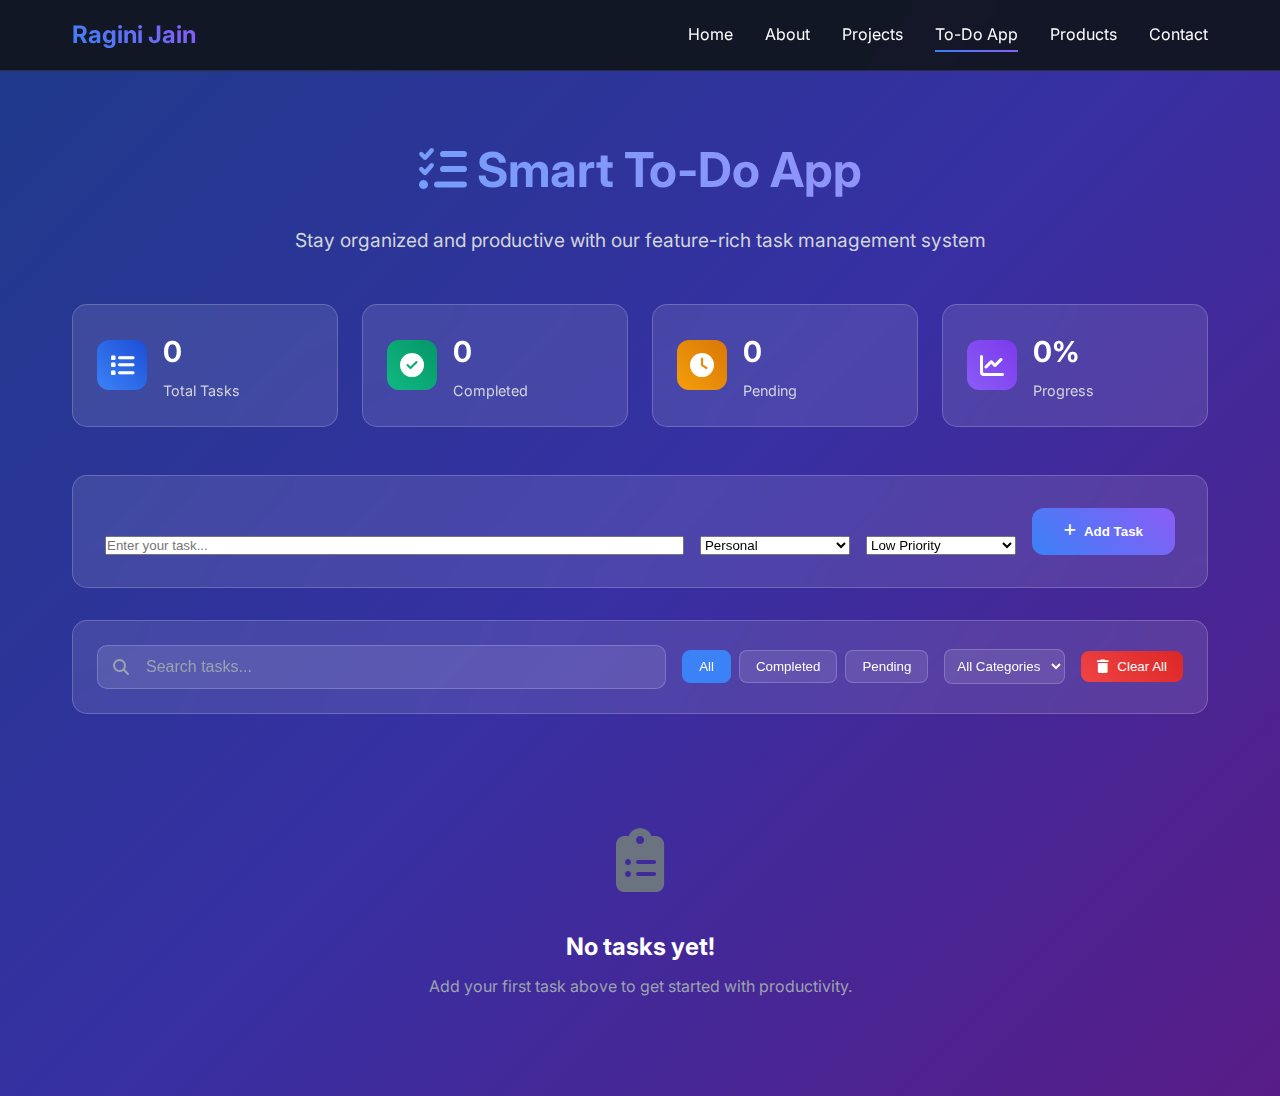
<file: Task 4/todo.html>
<!DOCTYPE html>
<html lang="en">
<head>
    <meta charset="UTF-8">
    <meta name="viewport" content="width=device-width, initial-scale=1.0">
    <title>Smart To-Do App - Task Management</title>
    <link rel="stylesheet" href="styles.css">
    <link href="https://fonts.googleapis.com/css2?family=Inter:wght@300;400;500;600;700&display=swap" rel="stylesheet">
    <link rel="stylesheet" href="https://cdnjs.cloudflare.com/ajax/libs/font-awesome/6.4.0/css/all.min.css">
</head>
<body class="todo-page">
    <!-- Navigation -->
    <nav class="navbar">
        <div class="nav-container">
            <div class="nav-logo">
                <a href="index.html">Ragini Jain</a>
            </div>
            <ul class="nav-menu">
                <li><a href="index.html" class="nav-link">Home</a></li>
                <li><a href="index.html#about" class="nav-link">About</a></li>
                <li><a href="index.html#projects" class="nav-link">Projects</a></li>
                <li><a href="todo.html" class="nav-link active">To-Do App</a></li>
                <li><a href="products.html" class="nav-link">Products</a></li>
                <li><a href="index.html#contact" class="nav-link">Contact</a></li>
            </ul>
            <div class="hamburger">
                <span class="bar"></span>
                <span class="bar"></span>
                <span class="bar"></span>
            </div>
        </div>
    </nav>

    <!-- To-Do App -->
    <div class="todo-app">
        <div class="todo-container">
            <header class="todo-header">
                <h1><i class="fas fa-tasks"></i> Smart To-Do App</h1>
                <p>Stay organized and productive with our feature-rich task management system</p>
            </header>

            <!-- Stats Dashboard -->
            <div class="todo-stats">
                <div class="stat-card">
                    <div class="stat-icon total">
                        <i class="fas fa-list"></i>
                    </div>
                    <div class="stat-info">
                        <h3 id="totalTasks">0</h3>
                        <p>Total Tasks</p>
                    </div>
                </div>
                <div class="stat-card">
                    <div class="stat-icon completed">
                        <i class="fas fa-check-circle"></i>
                    </div>
                    <div class="stat-info">
                        <h3 id="completedTasks">0</h3>
                        <p>Completed</p>
                    </div>
                </div>
                <div class="stat-card">
                    <div class="stat-icon pending">
                        <i class="fas fa-clock"></i>
                    </div>
                    <div class="stat-info">
                        <h3 id="pendingTasks">0</h3>
                        <p>Pending</p>
                    </div>
                </div>
                <div class="stat-card">
                    <div class="stat-icon progress">
                        <i class="fas fa-chart-line"></i>
                    </div>
                    <div class="stat-info">
                        <h3 id="progressPercent">0%</h3>
                        <p>Progress</p>
                    </div>
                </div>
            </div>

            <!-- Task Input Form -->
            <div class="todo-input-section">
                <form class="todo-form" id="todoForm">
                    <div class="input-group">
                        <div class="input-field">
                            <input type="text" id="taskInput" placeholder="Enter your task..." required>
                        </div>
                        <div class="select-group">
                            <select id="categorySelect">
                                <option value="personal">Personal</option>
                                <option value="work">Work</option>
                                <option value="shopping">Shopping</option>
                                <option value="health">Health</option>
                                <option value="education">Education</option>
                            </select>
                            <select id="prioritySelect">
                                <option value="low">Low Priority</option>
                                <option value="medium">Medium Priority</option>
                                <option value="high">High Priority</option>
                            </select>
                        </div>
                        <button type="submit" class="add-btn">
                            <i class="fas fa-plus"></i>
                            Add Task
                        </button>
                    </div>
                </form>
            </div>

            <!-- Filters and Search -->
            <div class="todo-filters">
                <div class="search-box">
                    <i class="fas fa-search"></i>
                    <input type="text" id="searchInput" placeholder="Search tasks...">
                </div>
                <div class="filter-buttons">
                    <button class="filter-btn active" data-filter="all">All</button>
                    <button class="filter-btn" data-filter="completed">Completed</button>
                    <button class="filter-btn" data-filter="pending">Pending</button>
                </div>
                <div class="category-filters">
                    <select id="categoryFilter">
                        <option value="all">All Categories</option>
                        <option value="personal">Personal</option>
                        <option value="work">Work</option>
                        <option value="shopping">Shopping</option>
                        <option value="health">Health</option>
                        <option value="education">Education</option>
                    </select>
                </div>
                <button class="clear-all-btn" id="clearAllBtn">
                    <i class="fas fa-trash"></i>
                    Clear All
                </button>
            </div>

            <!-- Tasks Container -->
            <div class="todo-content">
                <div id="todoList" class="todo-list">
                    <!-- Tasks will be dynamically added here -->
                </div>
                
                <div class="empty-state" id="emptyState">
                    <div class="empty-icon">
                        <i class="fas fa-clipboard-list"></i>
                    </div>
                    <h3>No tasks yet!</h3>
                    <p>Add your first task above to get started with productivity.</p>
                </div>
            </div>
        </div>
    </div>

    <!-- Task Modal for Editing -->
    <div class="modal" id="taskModal">
        <div class="modal-content">
            <div class="modal-header">
                <h3>Edit Task</h3>
                <button class="modal-close" id="closeModal">
                    <i class="fas fa-times"></i>
                </button>
            </div>
            <form id="editTaskForm">
                <div class="form-group">
                    <label for="editTaskText">Task Description</label>
                    <input type="text" id="editTaskText" required>
                </div>
                <div class="form-row">
                    <div class="form-group">
                        <label for="editTaskCategory">Category</label>
                        <select id="editTaskCategory">
                            <option value="personal">Personal</option>
                            <option value="work">Work</option>
                            <option value="shopping">Shopping</option>
                            <option value="health">Health</option>
                            <option value="education">Education</option>
                        </select>
                    </div>
                    <div class="form-group">
                        <label for="editTaskPriority">Priority</label>
                        <select id="editTaskPriority">
                            <option value="low">Low Priority</option>
                            <option value="medium">Medium Priority</option>
                            <option value="high">High Priority</option>
                        </select>
                    </div>
                </div>
                <div class="modal-actions">
                    <button type="button" class="btn btn-secondary" id="cancelEdit">Cancel</button>
                    <button type="submit" class="btn btn-primary">Save Changes</button>
                </div>
            </form>
        </div>
    </div>

    <script src="todo.js"></script>
</body>
</html>
</file>
<file: Task 4/styles.css>
/* Reset and Base Styles */
* {
    margin: 0;
    padding: 0;
    box-sizing: border-box;
}

body {
    font-family: 'Inter', sans-serif;
    line-height: 1.6;
    color: #fff;
    background: linear-gradient(135deg, #0f1419 0%, #1a1d29 50%, #2d1b69 100%);
    min-height: 100vh;
    overflow-x: hidden;
}

/* Particles Background */
#particles-js {
    position: fixed;
    top: 0;
    left: 0;
    width: 100%;
    height: 100%;
    z-index: -1;
}

/* Container */
.container {
    max-width: 1200px;
    margin: 0 auto;
    padding: 0 2rem;
}

/* Navigation */
.navbar {
    position: fixed;
    top: 0;
    width: 100%;
    background: rgba(15, 20, 25, 0.9);
    backdrop-filter: blur(20px);
    border-bottom: 1px solid rgba(255, 255, 255, 0.1);
    z-index: 1000;
    transition: all 0.3s ease;
}

.nav-container {
    max-width: 1200px;
    margin: 0 auto;
    padding: 1rem 2rem;
    display: flex;
    justify-content: space-between;
    align-items: center;
}

.nav-logo span,
.nav-logo a {
    font-size: 1.5rem;
    font-weight: 700;
    background: linear-gradient(45deg, #3b82f6, #8b5cf6);
    -webkit-background-clip: text;
    -webkit-text-fill-color: transparent;
    background-clip: text;
    text-decoration: none;
}

.nav-menu {
    display: flex;
    list-style: none;
    gap: 2rem;
    align-items: center;
}

.nav-link {
    color: #fff;
    text-decoration: none;
    transition: all 0.3s ease;
    position: relative;
    padding: 0.5rem 0;
}

.nav-link::after {
    content: '';
    position: absolute;
    bottom: 0;
    left: 0;
    width: 0;
    height: 2px;
    background: linear-gradient(45deg, #3b82f6, #8b5cf6);
    transition: width 0.3s ease;
}

.nav-link:hover::after,
.nav-link.active::after {
    width: 100%;
}

.hamburger {
    display: none;
    flex-direction: column;
    cursor: pointer;
}

.bar {
    width: 25px;
    height: 3px;
    background: #fff;
    margin: 3px 0;
    transition: 0.3s;
}

/* Hero Section */
.hero {
    min-height: 100vh;
    display: flex;
    align-items: center;
    justify-content: center;
    padding: 2rem;
    position: relative;
}

.hero-content {
    max-width: 1200px;
    width: 100%;
    display: grid;
    grid-template-columns: 1fr 1fr;
    gap: 4rem;
    align-items: center;
}

.hero-text h1 {
    font-size: 3.5rem;
    font-weight: 700;
    margin-bottom: 1rem;
    line-height: 1.2;
}

.gradient-text {
    background: linear-gradient(45deg, #3b82f6, #8b5cf6, #ec4899);
    -webkit-background-clip: text;
    -webkit-text-fill-color: transparent;
    background-clip: text;
}

.hero-subtitle {
    font-size: 2rem;
    margin-bottom: 1.5rem;
    color: #8b5cf6;
    min-height: 2.5rem;
}

.cursor {
    animation: blink 1s infinite;
}

@keyframes blink {
    0%, 50% { opacity: 1; }
    51%, 100% { opacity: 0; }
}

.hero-description {
    font-size: 1.2rem;
    color: #a1a1aa;
    margin-bottom: 2rem;
    line-height: 1.7;
}

.hero-buttons {
    display: flex;
    gap: 1rem;
    margin-bottom: 2rem;
}

.btn {
    display: inline-flex;
    align-items: center;
    gap: 0.5rem;
    padding: 1rem 2rem;
    border-radius: 50px;
    text-decoration: none;
    font-weight: 600;
    transition: all 0.3s ease;
    border: none;
    cursor: pointer;
    font-size: 1rem;
    position: relative;
    overflow: hidden;
}

.btn-primary {
    background: linear-gradient(45deg, #3b82f6, #8b5cf6);
    color: white;
}

.btn-secondary {
    background: transparent;
    color: #fff;
    border: 2px solid #3b82f6;
}

.btn:hover {
    transform: translateY(-3px);
    box-shadow: 0 15px 35px rgba(59, 130, 246, 0.4);
}

.btn-full {
    width: 100%;
    justify-content: center;
}

.social-links {
    display: flex;
    gap: 1rem;
}

.social-link {
    display: flex;
    align-items: center;
    justify-content: center;
    width: 50px;
    height: 50px;
    background: rgba(255, 255, 255, 0.1);
    backdrop-filter: blur(10px);
    border: 1px solid rgba(255, 255, 255, 0.2);
    border-radius: 50%;
    color: #fff;
    text-decoration: none;
    transition: all 0.3s ease;
}

.social-link:hover {
    transform: translateY(-3px);
    background: rgba(59, 130, 246, 0.2);
    border-color: #3b82f6;
}

.hero-image {
    position: relative;
    display: flex;
    justify-content: center;
    align-items: center;
}

.floating-card {
    background: rgba(255, 255, 255, 0.1);
    backdrop-filter: blur(20px);
    border: 1px solid rgba(255, 255, 255, 0.2);
    border-radius: 20px;
    padding: 3rem;
    text-align: center;
    animation: float 6s ease-in-out infinite;
    box-shadow: 0 25px 50px rgba(0, 0, 0, 0.3);
}

.floating-card i {
    font-size: 4rem;
    margin-bottom: 1rem;
    background: linear-gradient(45deg, #3b82f6, #8b5cf6);
    -webkit-background-clip: text;
    -webkit-text-fill-color: transparent;
    background-clip: text;
}

.floating-card span {
    font-size: 1.2rem;
    font-weight: 600;
}

@keyframes float {
    0%, 100% { transform: translateY(0px); }
    50% { transform: translateY(-20px); }
}

.scroll-indicator {
    position: absolute;
    bottom: 2rem;
    left: 50%;
    transform: translateX(-50%);
    text-align: center;
    animation: bounce 2s infinite;
}

.mouse {
    width: 24px;
    height: 40px;
    border: 2px solid #8b5cf6;
    border-radius: 12px;
    position: relative;
    margin: 0 auto 0.5rem;
}

.wheel {
    width: 2px;
    height: 6px;
    background: #8b5cf6;
    border-radius: 1px;
    position: absolute;
    top: 6px;
    left: 50%;
    transform: translateX(-50%);
    animation: mouseWheel 2s infinite;
}

@keyframes mouseWheel {
    0% { opacity: 1; top: 6px; }
    100% { opacity: 0; top: 20px; }
}

@keyframes bounce {
    0%, 20%, 50%, 80%, 100% { transform: translateX(-50%) translateY(0); }
    40% { transform: translateX(-50%) translateY(-10px); }
    60% { transform: translateX(-50%) translateY(-5px); }
}

/* Section Styles */
section {
    padding: 100px 0;
    position: relative;
}

.section-header {
    text-align: center;
    margin-bottom: 4rem;
}

.section-title {
    font-size: 3rem;
    font-weight: 700;
    margin-bottom: 1rem;
}

.section-subtitle {
    font-size: 1.2rem;
    color: #a1a1aa;
    max-width: 600px;
    margin: 0 auto;
}

/* About Section */
.about {
    background: rgba(0, 0, 0, 0.2);
}

.about-content {
    display: grid;
    grid-template-columns: 1fr 1fr;
    gap: 4rem;
    align-items: start;
}

.about-description {
    font-size: 1.1rem;
    color: #d1d5db;
    margin-bottom: 2rem;
    line-height: 1.8;
}

.stats-grid {
    display: grid;
    grid-template-columns: repeat(3, 1fr);
    gap: 2rem;
    margin-bottom: 2rem;
}

.stat-item {
    text-align: center;
    padding: 1.5rem;
    background: rgba(255, 255, 255, 0.05);
    backdrop-filter: blur(10px);
    border: 1px solid rgba(255, 255, 255, 0.1);
    border-radius: 15px;
    transition: all 0.3s ease;
}

.stat-item:hover {
    transform: translateY(-5px);
    border-color: rgba(59, 130, 246, 0.3);
}

.stat-number {
    font-size: 2.5rem;
    font-weight: 700;
    background: linear-gradient(45deg, #3b82f6, #8b5cf6);
    -webkit-background-clip: text;
    -webkit-text-fill-color: transparent;
    background-clip: text;
}

.stat-label {
    color: #a1a1aa;
    font-weight: 500;
}

.skills-section h3 {
    font-size: 1.8rem;
    margin-bottom: 2rem;
    color: #fff;
}

.skills-grid {
    display: grid;
    gap: 2rem;
}

.skill-category {
    background: rgba(255, 255, 255, 0.05);
    backdrop-filter: blur(10px);
    border: 1px solid rgba(255, 255, 255, 0.1);
    border-radius: 20px;
    padding: 2rem;
    transition: all 0.3s ease;
}

.skill-category:hover {
    transform: translateY(-5px);
    border-color: rgba(59, 130, 246, 0.3);
}

.skill-icon {
    display: inline-flex;
    align-items: center;
    justify-content: center;
    width: 60px;
    height: 60px;
    background: linear-gradient(45deg, #3b82f6, #8b5cf6);
    border-radius: 15px;
    margin-bottom: 1rem;
}

.skill-icon i {
    font-size: 1.5rem;
    color: white;
}

.skill-category h4 {
    font-size: 1.3rem;
    margin-bottom: 1rem;
    color: #fff;
}

.skill-list {
    display: flex;
    flex-wrap: wrap;
    gap: 0.5rem;
}

.skill-tag {
    background: rgba(59, 130, 246, 0.2);
    color: #3b82f6;
    padding: 0.4rem 0.8rem;
    border-radius: 20px;
    font-size: 0.85rem;
    border: 1px solid rgba(59, 130, 246, 0.3);
}

/* Projects Section */
.projects-grid {
    display: grid;
    grid-template-columns: repeat(auto-fit, minmax(350px, 1fr));
    gap: 2rem;
}

.project-card {
    background: rgba(255, 255, 255, 0.05);
    backdrop-filter: blur(20px);
    border: 1px solid rgba(255, 255, 255, 0.1);
    border-radius: 20px;
    overflow: hidden;
    transition: all 0.4s ease;
    position: relative;
}

.project-card:hover {
    transform: translateY(-10px);
    border-color: rgba(59, 130, 246, 0.3);
    box-shadow: 0 25px 50px rgba(0, 0, 0, 0.3);
}

.project-image {
    position: relative;
    height: 250px;
    overflow: hidden;
}

.project-image img {
    width: 100%;
    height: 100%;
    object-fit: cover;
    transition: all 0.4s ease;
}

.project-card:hover .project-image img {
    transform: scale(1.1);
}

.project-overlay {
    position: absolute;
    top: 0;
    left: 0;
    right: 0;
    bottom: 0;
    background: rgba(0, 0, 0, 0.8);
    display: flex;
    align-items: center;
    justify-content: center;
    opacity: 0;
    transition: all 0.3s ease;
}

.project-card:hover .project-overlay {
    opacity: 1;
}

.project-links {
    display: flex;
    gap: 1rem;
}

.project-link {
    display: flex;
    align-items: center;
    justify-content: center;
    width: 50px;
    height: 50px;
    background: rgba(255, 255, 255, 0.2);
    backdrop-filter: blur(10px);
    border: 1px solid rgba(255, 255, 255, 0.3);
    border-radius: 50%;
    color: #fff;
    text-decoration: none;
    transition: all 0.3s ease;
}

.project-link:hover {
    background: #3b82f6;
    transform: scale(1.1);
}

.project-content {
    padding: 2rem;
}

.project-title {
    font-size: 1.5rem;
    font-weight: 600;
    margin-bottom: 1rem;
    color: #fff;
}

.project-description {
    color: #a1a1aa;
    margin-bottom: 1.5rem;
    line-height: 1.6;
}

.project-tech {
    display: flex;
    flex-wrap: wrap;
    gap: 0.5rem;
}

.tech-tag {
    background: rgba(59, 130, 246, 0.2);
    color: #3b82f6;
    padding: 0.4rem 0.8rem;
    border-radius: 20px;
    font-size: 0.85rem;
    border: 1px solid rgba(59, 130, 246, 0.3);
}

/* Contact Section */
.contact {
    background: rgba(0, 0, 0, 0.2);
}

.contact-content {
    display: grid;
    grid-template-columns: 1fr 2fr;
    gap: 4rem;
    max-width: 1000px;
    margin: 0 auto;
}

.contact-item {
    display: flex;
    align-items: center;
    gap: 1.5rem;
    margin-bottom: 2rem;
    padding: 1.5rem;
    background: rgba(255, 255, 255, 0.05);
    backdrop-filter: blur(10px);
    border: 1px solid rgba(255, 255, 255, 0.1);
    border-radius: 15px;
    transition: all 0.3s ease;
}

.contact-item:hover {
    transform: translateX(10px);
    border-color: rgba(59, 130, 246, 0.3);
}

.contact-icon {
    display: flex;
    align-items: center;
    justify-content: center;
    width: 60px;
    height: 60px;
    background: linear-gradient(45deg, #3b82f6, #8b5cf6);
    border-radius: 15px;
    color: white;
    font-size: 1.5rem;
}

.contact-details h4 {
    color: #fff;
    margin-bottom: 0.5rem;
    font-size: 1.1rem;
}

.contact-details p {
    color: #a1a1aa;
}

.contact-form {
    background: rgba(255, 255, 255, 0.05);
    backdrop-filter: blur(20px);
    border: 1px solid rgba(255, 255, 255, 0.1);
    border-radius: 20px;
    padding: 2rem;
}

.form-row {
    display: grid;
    grid-template-columns: 1fr 1fr;
    gap: 1rem;
}

.form-group {
    margin-bottom: 1.5rem;
}

.form-group label {
    display: block;
    margin-bottom: 0.5rem;
    color: #d1d5db;
    font-weight: 500;
}

.form-group input,
.form-group textarea,
.form-group select {
    width: 100%;
    padding: 1rem;
    background: rgba(255, 255, 255, 0.1);
    backdrop-filter: blur(10px);
    border: 1px solid rgba(255, 255, 255, 0.2);
    border-radius: 10px;
    color: #fff;
    font-family: inherit;
    font-size: 1rem;
    transition: all 0.3s ease;
}

.form-group input:focus,
.form-group textarea:focus,
.form-group select:focus {
    outline: none;
    border-color: #3b82f6;
    box-shadow: 0 0 0 3px rgba(59, 130, 246, 0.1);
}

.form-group input::placeholder,
.form-group textarea::placeholder {
    color: #9ca3af;
}

/* Footer */
.footer {
    background: rgba(0, 0, 0, 0.5);
    padding: 3rem 0 1rem;
    border-top: 1px solid rgba(255, 255, 255, 0.1);
}

.footer-content {
    display: grid;
    grid-template-columns: repeat(3, 1fr);
    gap: 3rem;
    margin-bottom: 2rem;
}

.footer-section h3 {
    color: #fff;
    margin-bottom: 1rem;
    font-size: 1.2rem;
}

.footer-section p {
    color: #a1a1aa;
    line-height: 1.6;
}

.footer-social {
    display: flex;
    gap: 1rem;
    margin-top: 1rem;
}

.footer-social a {
    display: flex;
    align-items: center;
    justify-content: center;
    width: 40px;
    height: 40px;
    background: rgba(255, 255, 255, 0.1);
    border-radius: 50%;
    color: #fff;
    text-decoration: none;
    transition: all 0.3s ease;
}

.footer-social a:hover {
    background: #3b82f6;
    transform: translateY(-3px);
}

.footer-section ul {
    list-style: none;
}

.footer-section ul li {
    margin-bottom: 0.5rem;
}

.footer-section ul li a {
    color: #a1a1aa;
    text-decoration: none;
    transition: all 0.3s ease;
}

.footer-section ul li a:hover {
    color: #3b82f6;
}

.footer-bottom {
    text-align: center;
    padding-top: 2rem;
    border-top: 1px solid rgba(255, 255, 255, 0.1);
    color: #a1a1aa;
}

/* To-Do App Styles */
.todo-page {
    background: linear-gradient(135deg, #1e3a8a 0%, #3730a3 50%, #581c87 100%);
    min-height: 100vh;
}

.todo-app {
    padding-top: 100px;
    min-height: 100vh;
}

.todo-container {
    max-width: 1200px;
    margin: 0 auto;
    padding: 2rem;
}

.todo-header {
    text-align: center;
    margin-bottom: 3rem;
}

.todo-header h1 {
    font-size: 3rem;
    margin-bottom: 1rem;
    background: linear-gradient(45deg, #60a5fa, #a78bfa);
    -webkit-background-clip: text;
    -webkit-text-fill-color: transparent;
    background-clip: text;
}

.todo-header p {
    font-size: 1.2rem;
    color: #d1d5db;
}

.todo-stats {
    display: grid;
    grid-template-columns: repeat(auto-fit, minmax(250px, 1fr));
    gap: 1.5rem;
    margin-bottom: 3rem;
}

.stat-card {
    display: flex;
    align-items: center;
    gap: 1rem;
    padding: 1.5rem;
    background: rgba(255, 255, 255, 0.1);
    backdrop-filter: blur(20px);
    border: 1px solid rgba(255, 255, 255, 0.2);
    border-radius: 15px;
    transition: all 0.3s ease;
}

.stat-card:hover {
    transform: translateY(-5px);
    border-color: rgba(96, 165, 250, 0.5);
}

.stat-icon {
    display: flex;
    align-items: center;
    justify-content: center;
    width: 50px;
    height: 50px;
    border-radius: 12px;
    font-size: 1.5rem;
    color: white;
}

.stat-icon.total {
    background: linear-gradient(45deg, #3b82f6, #1d4ed8);
}

.stat-icon.completed {
    background: linear-gradient(45deg, #10b981, #059669);
}

.stat-icon.pending {
    background: linear-gradient(45deg, #f59e0b, #d97706);
}

.stat-icon.progress {
    background: linear-gradient(45deg, #8b5cf6, #7c3aed);
}

.stat-info h3 {
    font-size: 1.8rem;
    font-weight: 700;
    color: #fff;
    margin-bottom: 0.25rem;
}

.stat-info p {
    color: #d1d5db;
    font-size: 0.9rem;
}

.todo-input-section {
    margin-bottom: 2rem;
}

.todo-form {
    background: rgba(255, 255, 255, 0.1);
    backdrop-filter: blur(20px);
    border: 1px solid rgba(255, 255, 255, 0.2);
    border-radius: 15px;
    padding: 2rem;
}

.input-group {
    display: grid;
    grid-template-columns: 2fr auto auto;
    gap: 1rem;
    align-items: end;
}

.input-field {
    display: flex;
    flex-direction: column;
}

.select-group {
    display: flex;
    gap: 1rem;
}

.select-group select {
    min-width: 150px;
}

.add-btn {
    background: linear-gradient(45deg, #3b82f6, #8b5cf6);
    color: white;
    border: none;
    padding: 1rem 2rem;
    border-radius: 12px;
    font-weight: 600;
    cursor: pointer;
    transition: all 0.3s ease;
    display: flex;
    align-items: center;
    gap: 0.5rem;
}

.add-btn:hover {
    transform: translateY(-2px);
    box-shadow: 0 10px 25px rgba(59, 130, 246, 0.4);
}

.todo-filters {
    display: flex;
    flex-wrap: wrap;
    gap: 1rem;
    align-items: center;
    justify-content: space-between;
    margin-bottom: 2rem;
    padding: 1.5rem;
    background: rgba(255, 255, 255, 0.1);
    backdrop-filter: blur(20px);
    border: 1px solid rgba(255, 255, 255, 0.2);
    border-radius: 15px;
}

.search-box {
    position: relative;
    flex: 1;
    min-width: 250px;
}

.search-box i {
    position: absolute;
    left: 1rem;
    top: 50%;
    transform: translateY(-50%);
    color: #9ca3af;
}

.search-box input {
    width: 100%;
    padding: 0.75rem 1rem 0.75rem 3rem;
    background: rgba(255, 255, 255, 0.1);
    border: 1px solid rgba(255, 255, 255, 0.2);
    border-radius: 10px;
    color: #fff;
    font-size: 1rem;
}

.search-box input::placeholder {
    color: #9ca3af;
}

.filter-buttons {
    display: flex;
    gap: 0.5rem;
}

.filter-btn {
    padding: 0.5rem 1rem;
    background: rgba(255, 255, 255, 0.1);
    border: 1px solid rgba(255, 255, 255, 0.2);
    border-radius: 8px;
    color: #fff;
    cursor: pointer;
    transition: all 0.3s ease;
}

.filter-btn.active,
.filter-btn:hover {
    background: #3b82f6;
    border-color: #3b82f6;
}

.category-filters select {
    padding: 0.5rem;
    background: rgba(255, 255, 255, 0.1);
    border: 1px solid rgba(255, 255, 255, 0.2);
    border-radius: 8px;
    color: #fff;
}

.clear-all-btn {
    background: linear-gradient(45deg, #ef4444, #dc2626);
    color: white;
    border: none;
    padding: 0.5rem 1rem;
    border-radius: 8px;
    cursor: pointer;
    transition: all 0.3s ease;
    display: flex;
    align-items: center;
    gap: 0.5rem;
}

.clear-all-btn:hover {
    transform: translateY(-2px);
    box-shadow: 0 5px 15px rgba(239, 68, 68, 0.4);
}

.todo-list {
    display: grid;
    gap: 1rem;
}

.todo-item {
    display: flex;
    align-items: center;
    gap: 1rem;
    padding: 1.5rem;
    background: rgba(255, 255, 255, 0.1);
    backdrop-filter: blur(20px);
    border: 1px solid rgba(255, 255, 255, 0.2);
    border-radius: 15px;
    transition: all 0.3s ease;
    opacity: 0;
    transform: translateY(20px);
    animation: fadeInUp 0.5s ease forwards;
}

@keyframes fadeInUp {
    to {
        opacity: 1;
        transform: translateY(0);
    }
}

.todo-item:hover {
    transform: translateX(10px);
    border-color: rgba(96, 165, 250, 0.5);
}

.todo-item.completed {
    opacity: 0.7;
}

.todo-item.completed .todo-text {
    text-decoration: line-through;
}

.todo-checkbox {
    width: 20px;
    height: 20px;
    border: 2px solid #3b82f6;
    border-radius: 4px;
    cursor: pointer;
    display: flex;
    align-items: center;
    justify-content: center;
    transition: all 0.3s ease;
}

.todo-checkbox.checked {
    background: #3b82f6;
}

.todo-checkbox.checked::after {
    content: '✓';
    color: white;
    font-size: 12px;
    font-weight: bold;
}

.todo-content {
    flex: 1;
}

.todo-text {
    font-size: 1.1rem;
    color: #fff;
    margin-bottom: 0.5rem;
}

.todo-meta {
    display: flex;
    gap: 0.5rem;
    align-items: center;
}

.category-badge {
    padding: 0.25rem 0.75rem;
    border-radius: 20px;
    font-size: 0.75rem;
    font-weight: 500;
}

.category-badge.personal {
    background: rgba(59, 130, 246, 0.2);
    color: #3b82f6;
    border: 1px solid rgba(59, 130, 246, 0.3);
}

.category-badge.work {
    background: rgba(16, 185, 129, 0.2);
    color: #10b981;
    border: 1px solid rgba(16, 185, 129, 0.3);
}

.category-badge.shopping {
    background: rgba(245, 158, 11, 0.2);
    color: #f59e0b;
    border: 1px solid rgba(245, 158, 11, 0.3);
}

.category-badge.health {
    background: rgba(239, 68, 68, 0.2);
    color: #ef4444;
    border: 1px solid rgba(239, 68, 68, 0.3);
}

.category-badge.education {
    background: rgba(139, 92, 246, 0.2);
    color: #8b5cf6;
    border: 1px solid rgba(139, 92, 246, 0.3);
}

.priority-badge {
    padding: 0.25rem 0.75rem;
    border-radius: 20px;
    font-size: 0.75rem;
    font-weight: 500;
}

.priority-badge.high {
    background: rgba(239, 68, 68, 0.2);
    color: #ef4444;
    border: 1px solid rgba(239, 68, 68, 0.3);
}

.priority-badge.medium {
    background: rgba(245, 158, 11, 0.2);
    color: #f59e0b;
    border: 1px solid rgba(245, 158, 11, 0.3);
}

.priority-badge.low {
    background: rgba(16, 185, 129, 0.2);
    color: #10b981;
    border: 1px solid rgba(16, 185, 129, 0.3);
}

.todo-timestamp {
    font-size: 0.75rem;
    color: #9ca3af;
}

.todo-actions {
    display: flex;
    gap: 0.5rem;
}

.action-btn {
    width: 35px;
    height: 35px;
    border: none;
    border-radius: 8px;
    cursor: pointer;
    transition: all 0.3s ease;
    display: flex;
    align-items: center;
    justify-content: center;
}

.edit-btn {
    background: rgba(59, 130, 246, 0.2);
    color: #3b82f6;
}

.delete-btn {
    background: rgba(239, 68, 68, 0.2);
    color: #ef4444;
}

.action-btn:hover {
    transform: scale(1.1);
}

.empty-state {
    text-align: center;
    padding: 4rem 2rem;
}

.empty-icon {
    font-size: 4rem;
    color: #6b7280;
    margin-bottom: 1rem;
}

.empty-state h3 {
    font-size: 1.5rem;
    color: #fff;
    margin-bottom: 0.5rem;
}

.empty-state p {
    color: #9ca3af;
}

/* Modal Styles */
.modal {
    display: none;
    position: fixed;
    top: 0;
    left: 0;
    width: 100%;
    height: 100%;
    background: rgba(0, 0, 0, 0.8);
    backdrop-filter: blur(5px);
    z-index: 2000;
    align-items: center;
    justify-content: center;
}

.modal.active {
    display: flex;
}

.modal-content {
    background: rgba(15, 20, 25, 0.95);
    backdrop-filter: blur(20px);
    border: 1px solid rgba(255, 255, 255, 0.2);
    border-radius: 20px;
    padding: 2rem;
    max-width: 500px;
    width: 90%;
    max-height: 90vh;
    overflow-y: auto;
}

.modal-header {
    display: flex;
    justify-content: space-between;
    align-items: center;
    margin-bottom: 2rem;
}

.modal-header h3 {
    font-size: 1.5rem;
    color: #fff;
}

.modal-close {
    background: none;
    border: none;
    color: #9ca3af;
    font-size: 1.5rem;
    cursor: pointer;
    transition: all 0.3s ease;
}

.modal-close:hover {
    color: #ef4444;
}

.modal-actions {
    display: flex;
    gap: 1rem;
    justify-content: flex-end;
    margin-top: 2rem;
}

/* Products Page Styles */
.products-page {
    background: linear-gradient(135deg, #1e3a8a 0%, #3730a3 50%, #581c87 100%);
    min-height: 100vh;
}

.products-app {
    padding-top: 100px;
    min-height: 100vh;
}

.products-container {
    max-width: 1400px;
    margin: 0 auto;
    padding: 2rem;
}

.products-header {
    text-align: center;
    margin-bottom: 3rem;
}

.products-header h1 {
    font-size: 3rem;
    margin-bottom: 1rem;
    background: linear-gradient(45deg, #60a5fa, #a78bfa);
    -webkit-background-clip: text;
    -webkit-text-fill-color: transparent;
    background-clip: text;
}

.products-header p {
    font-size: 1.2rem;
    color: #d1d5db;
}

.products-controls {
    background: rgba(255, 255, 255, 0.1);
    backdrop-filter: blur(20px);
    border: 1px solid rgba(255, 255, 255, 0.2);
    border-radius: 20px;
    padding: 2rem;
    margin-bottom: 2rem;
}

.search-section {
    margin-bottom: 1.5rem;
}

.filter-section {
    display: grid;
    grid-template-columns: repeat(auto-fit, minmax(200px, 1fr));
    gap: 1rem;
    align-items: end;
}

.filter-group {
    display: flex;
    flex-direction: column;
}

.filter-group label {
    color: #d1d5db;
    margin-bottom: 0.5rem;
    font-weight: 500;
}

.reset-filters-btn {
    background: linear-gradient(45deg, #6b7280, #4b5563);
    color: white;
    border: none;
    padding: 0.75rem 1.5rem;
    border-radius: 10px;
    cursor: pointer;
    transition: all 0.3s ease;
    display: flex;
    align-items: center;
    gap: 0.5rem;
    height: fit-content;
}

.reset-filters-btn:hover {
    transform: translateY(-2px);
    box-shadow: 0 5px 15px rgba(107, 114, 128, 0.4);
}

.products-stats {
    display: flex;
    justify-content: space-between;
    align-items: center;
    margin-bottom: 2rem;
}

.results-info {
    font-size: 1.1rem;
    color: #d1d5db;
}

.view-toggle {
    display: flex;
    gap: 0.5rem;
}

.view-btn {
    padding: 0.75rem;
    background: rgba(255, 255, 255, 0.1);
    border: 1px solid rgba(255, 255, 255, 0.2);
    border-radius: 8px;
    color: #fff;
    cursor: pointer;
    transition: all 0.3s ease;
}

.view-btn.active,
.view-btn:hover {
    background: #3b82f6;
    border-color: #3b82f6;
}

.products-grid {
    display: grid;
    grid-template-columns: repeat(auto-fit, minmax(300px, 1fr));
    gap: 2rem;
}

.products-grid.list-view {
    grid-template-columns: 1fr;
}

.products-grid.list-view .product-card {
    display: grid;
    grid-template-columns: 200px 1fr;
    gap: 1.5rem;
    align-items: start;
}

.products-grid.list-view .product-image {
    height: 150px;
}

.product-card {
    background: rgba(255, 255, 255, 0.1);
    backdrop-filter: blur(20px);
    border: 1px solid rgba(255, 255, 255, 0.2);
    border-radius: 20px;
    overflow: hidden;
    transition: all 0.4s ease;
    cursor: pointer;
    opacity: 0;
    transform: translateY(30px);
    animation: fadeInUp 0.6s ease forwards;
}

.product-card:hover {
    transform: translateY(-10px);
    border-color: rgba(96, 165, 250, 0.5);
    box-shadow: 0 20px 40px rgba(0, 0, 0, 0.3);
}

.product-image {
    height: 250px;
    overflow: hidden;
    position: relative;
}

.product-image img {
    width: 100%;
    height: 100%;
    object-fit: cover;
    transition: all 0.4s ease;
}

.product-card:hover .product-image img {
    transform: scale(1.05);
}

.product-badge {
    position: absolute;
    top: 1rem;
    left: 1rem;
    padding: 0.25rem 0.75rem;
    background: rgba(16, 185, 129, 0.9);
    color: white;
    border-radius: 20px;
    font-size: 0.75rem;
    font-weight: 600;
}

.product-content {
    padding: 1.5rem;
}

.product-title {
    font-size: 1.3rem;
    font-weight: 600;
    color: #fff;
    margin-bottom: 0.5rem;
}

.product-description {
    color: #d1d5db;
    margin-bottom: 1rem;
    font-size: 0.95rem;
    line-height: 1.5;
}

.product-meta {
    display: flex;
    justify-content: space-between;
    align-items: center;
    margin-bottom: 1rem;
}

.product-price {
    font-size: 1.5rem;
    font-weight: 700;
    background: linear-gradient(45deg, #3b82f6, #8b5cf6);
    -webkit-background-clip: text;
    -webkit-text-fill-color: transparent;
    background-clip: text;
}

.product-rating {
    display: flex;
    align-items: center;
    gap: 0.25rem;
    color: #fbbf24;
}

.product-category {
    display: inline-block;
    padding: 0.25rem 0.75rem;
    background: rgba(59, 130, 246, 0.2);
    color: #3b82f6;
    border: 1px solid rgba(59, 130, 246, 0.3);
    border-radius: 20px;
    font-size: 0.75rem;
    font-weight: 500;
}

.loading-state,
.no-results {
    text-align: center;
    padding: 4rem 2rem;
}

.loading-spinner {
    width: 50px;
    height: 50px;
    border: 3px solid rgba(96, 165, 250, 0.3);
    border-top: 3px solid #60a5fa;
    border-radius: 50%;
    animation: spin 1s linear infinite;
    margin: 0 auto 1rem;
}

@keyframes spin {
    0% { transform: rotate(0deg); }
    100% { transform: rotate(360deg); }
}

.no-results-icon {
    font-size: 4rem;
    color: #6b7280;
    margin-bottom: 1rem;
}

.no-results h3 {
    font-size: 1.5rem;
    color: #fff;
    margin-bottom: 0.5rem;
}

.no-results p {
    color: #9ca3af;
}

.pagination {
    display: flex;
    justify-content: space-between;
    align-items: center;
    margin-top: 3rem;
    padding: 2rem;
    background: rgba(255, 255, 255, 0.1);
    backdrop-filter: blur(20px);
    border: 1px solid rgba(255, 255, 255, 0.2);
    border-radius: 15px;
}

.pagination-btn {
    background: linear-gradient(45deg, #3b82f6, #8b5cf6);
    color: white;
    border: none;
    padding: 0.75rem 1.5rem;
    border-radius: 10px;
    cursor: pointer;
    transition: all 0.3s ease;
    display: flex;
    align-items: center;
    gap: 0.5rem;
}

.pagination-btn:hover:not(:disabled) {
    transform: translateY(-2px);
    box-shadow: 0 5px 15px rgba(59, 130, 246, 0.4);
}

.pagination-btn:disabled {
    background: #6b7280;
    cursor: not-allowed;
}

.pagination-info {
    color: #d1d5db;
    font-weight: 500;
}

.product-modal {
    max-width: 800px;
    width: 95%;
}

/* Responsive Design */
@media (max-width: 768px) {
    .hamburger {
        display: flex;
    }
    
    .nav-menu {
        position: fixed;
        left: -100%;
        top: 70px;
        flex-direction: column;
        background: rgba(15, 20, 25, 0.95);
        backdrop-filter: blur(20px);
        width: 100%;
        text-align: center;
        transition: 0.3s;
        padding: 2rem 0;
        border-top: 1px solid rgba(255, 255, 255, 0.1);
    }
    
    .nav-menu.active {
        left: 0;
    }
    
    .nav-menu li {
        margin: 1rem 0;
    }
    
    .hero-content {
        grid-template-columns: 1fr;
        gap: 2rem;
        text-align: center;
    }
    
    .hero-text h1 {
        font-size: 2.5rem;
    }
    
    .hero-subtitle {
        font-size: 1.5rem;
    }
    
    .hero-buttons {
        flex-direction: column;
        align-items: center;
    }
    
    .about-content {
        grid-template-columns: 1fr;
        gap: 2rem;
    }
    
    .stats-grid {
        grid-template-columns: 1fr;
    }
    
    .contact-content {
        grid-template-columns: 1fr;
        gap: 2rem;
    }
    
    .form-row {
        grid-template-columns: 1fr;
    }
    
    .footer-content {
        grid-template-columns: 1fr;
        gap: 2rem;
        text-align: center;
    }
    
    .section-title {
        font-size: 2.5rem;
    }
    
    .projects-grid {
        grid-template-columns: 1fr;
    }
    
    .todo-stats {
        grid-template-columns: repeat(2, 1fr);
    }
    
    .input-group {
        grid-template-columns: 1fr;
        gap: 1rem;
    }
    
    .select-group {
        flex-direction: column;
    }
    
    .todo-filters {
        flex-direction: column;
        align-items: stretch;
    }
    
    .filter-buttons {
        justify-content: center;
    }
    
    .filter-section {
        grid-template-columns: 1fr;
    }
    
    .products-stats {
        flex-direction: column;
        gap: 1rem;
        align-items: stretch;
    }
    
    .products-grid.list-view .product-card {
        grid-template-columns: 1fr;
    }
    
    .pagination {
        flex-direction: column;
        gap: 1rem;
    }
}

@media (max-width: 480px) {
    .container {
        padding: 0 1rem;
    }
    
    .hero-text h1 {
        font-size: 2rem;
    }
    
    .section-title {
        font-size: 2rem;
    }
    
    .todo-stats {
        grid-template-columns: 1fr;
    }
    
    .todo-header h1 {
        font-size: 2rem;
    }
    
    .products-header h1 {
        font-size: 2rem;
    }
}
</file>
